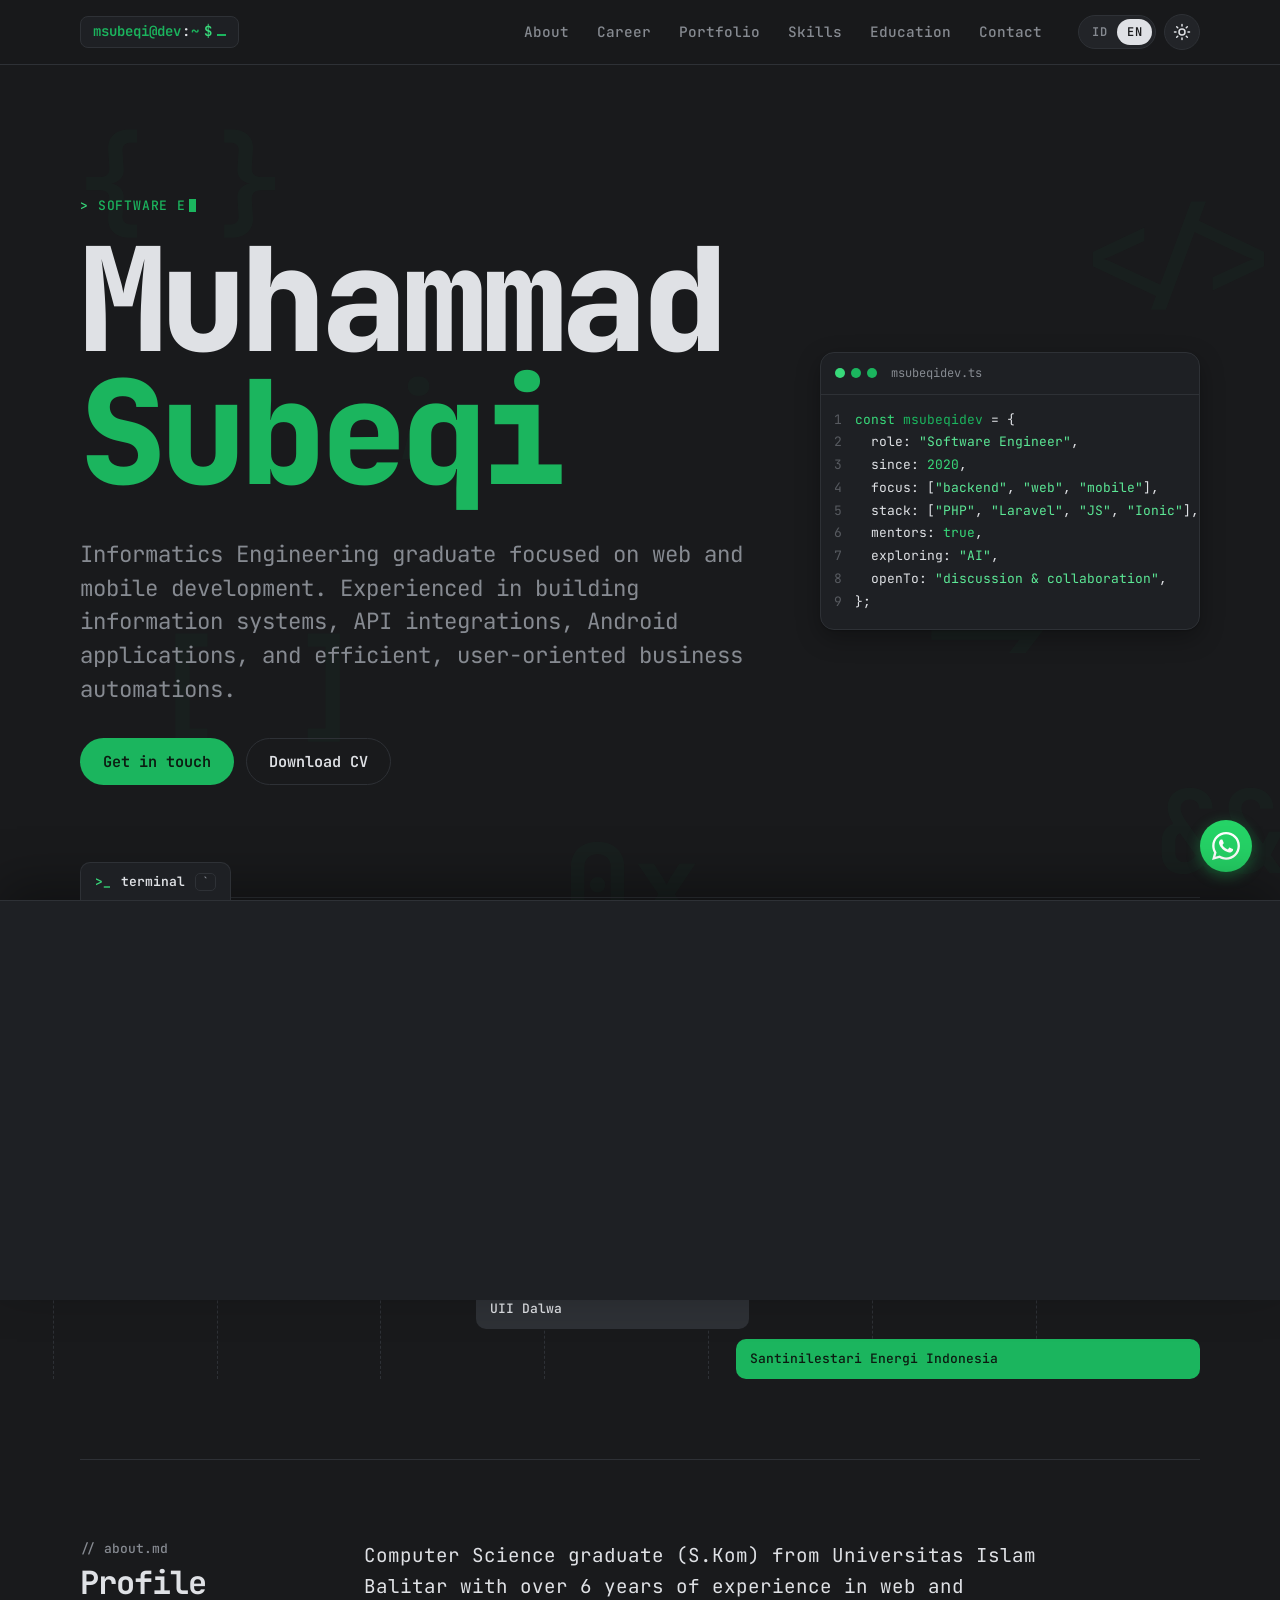
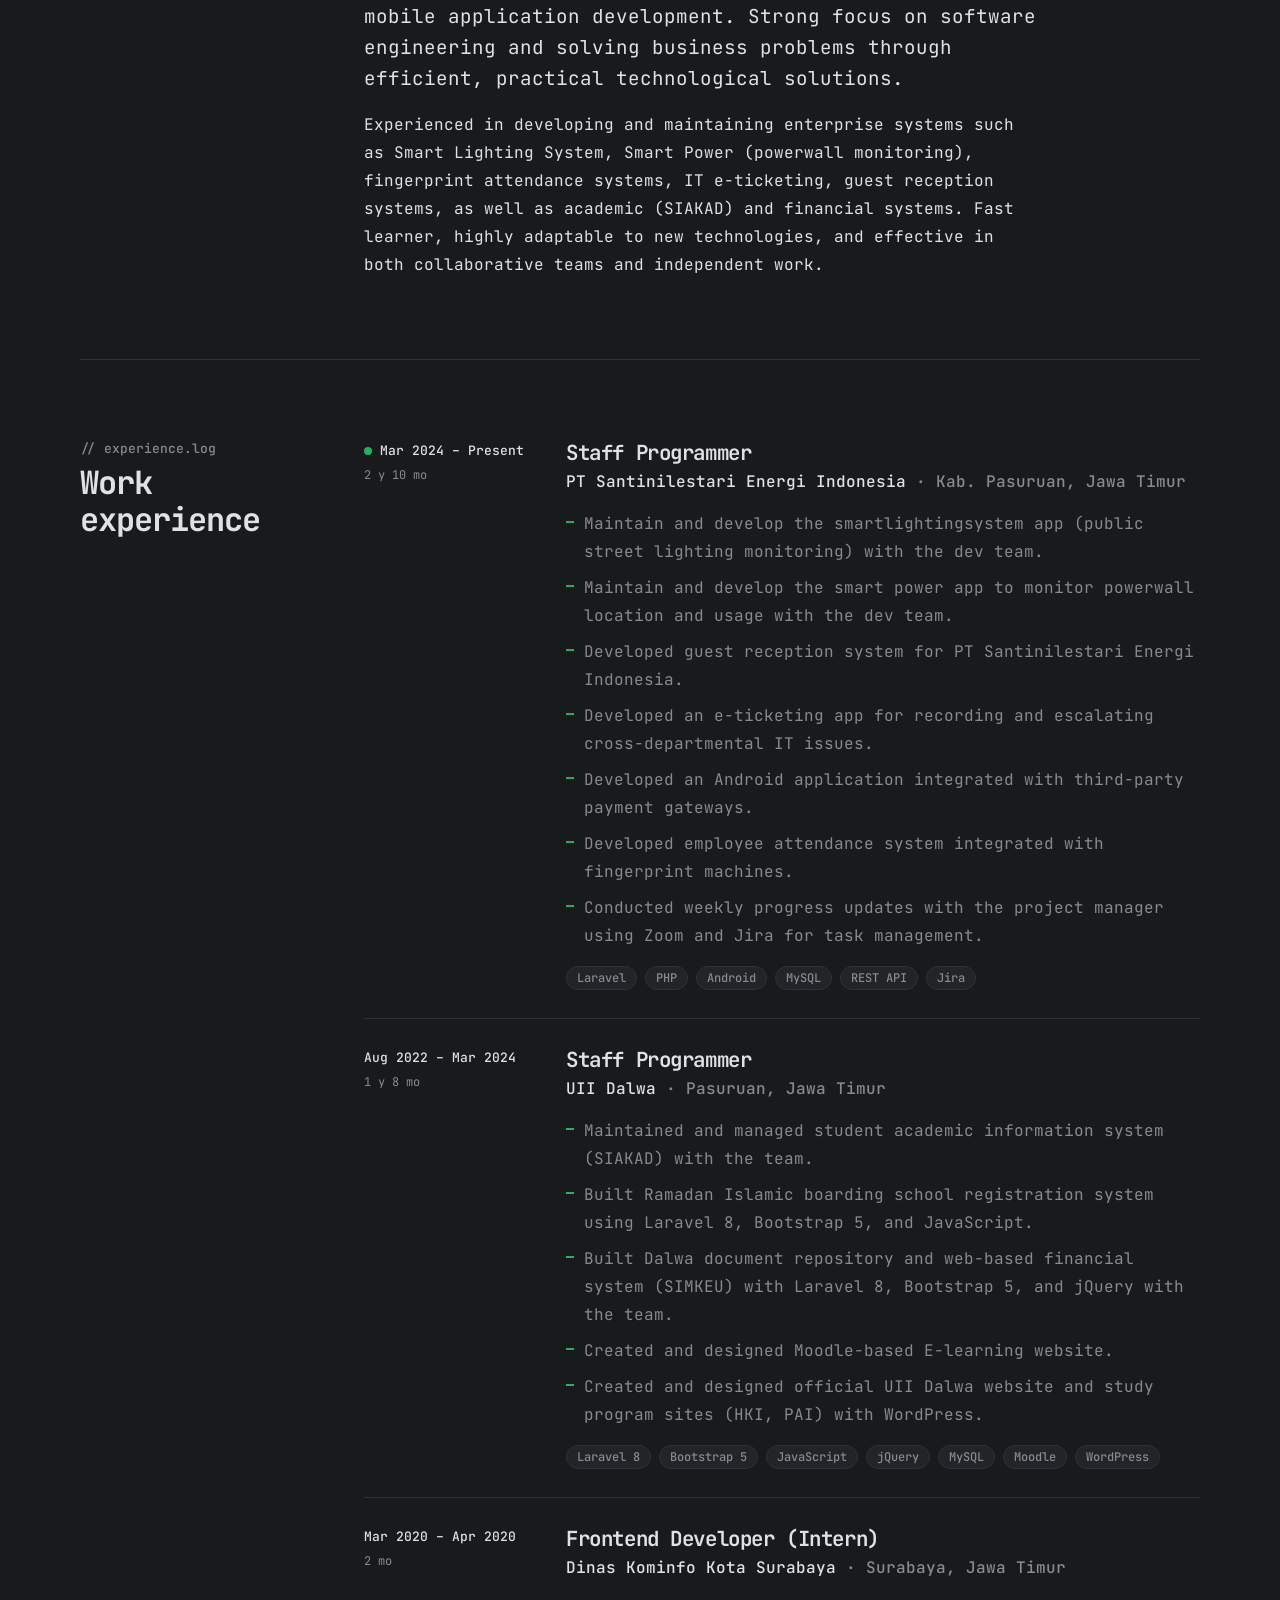
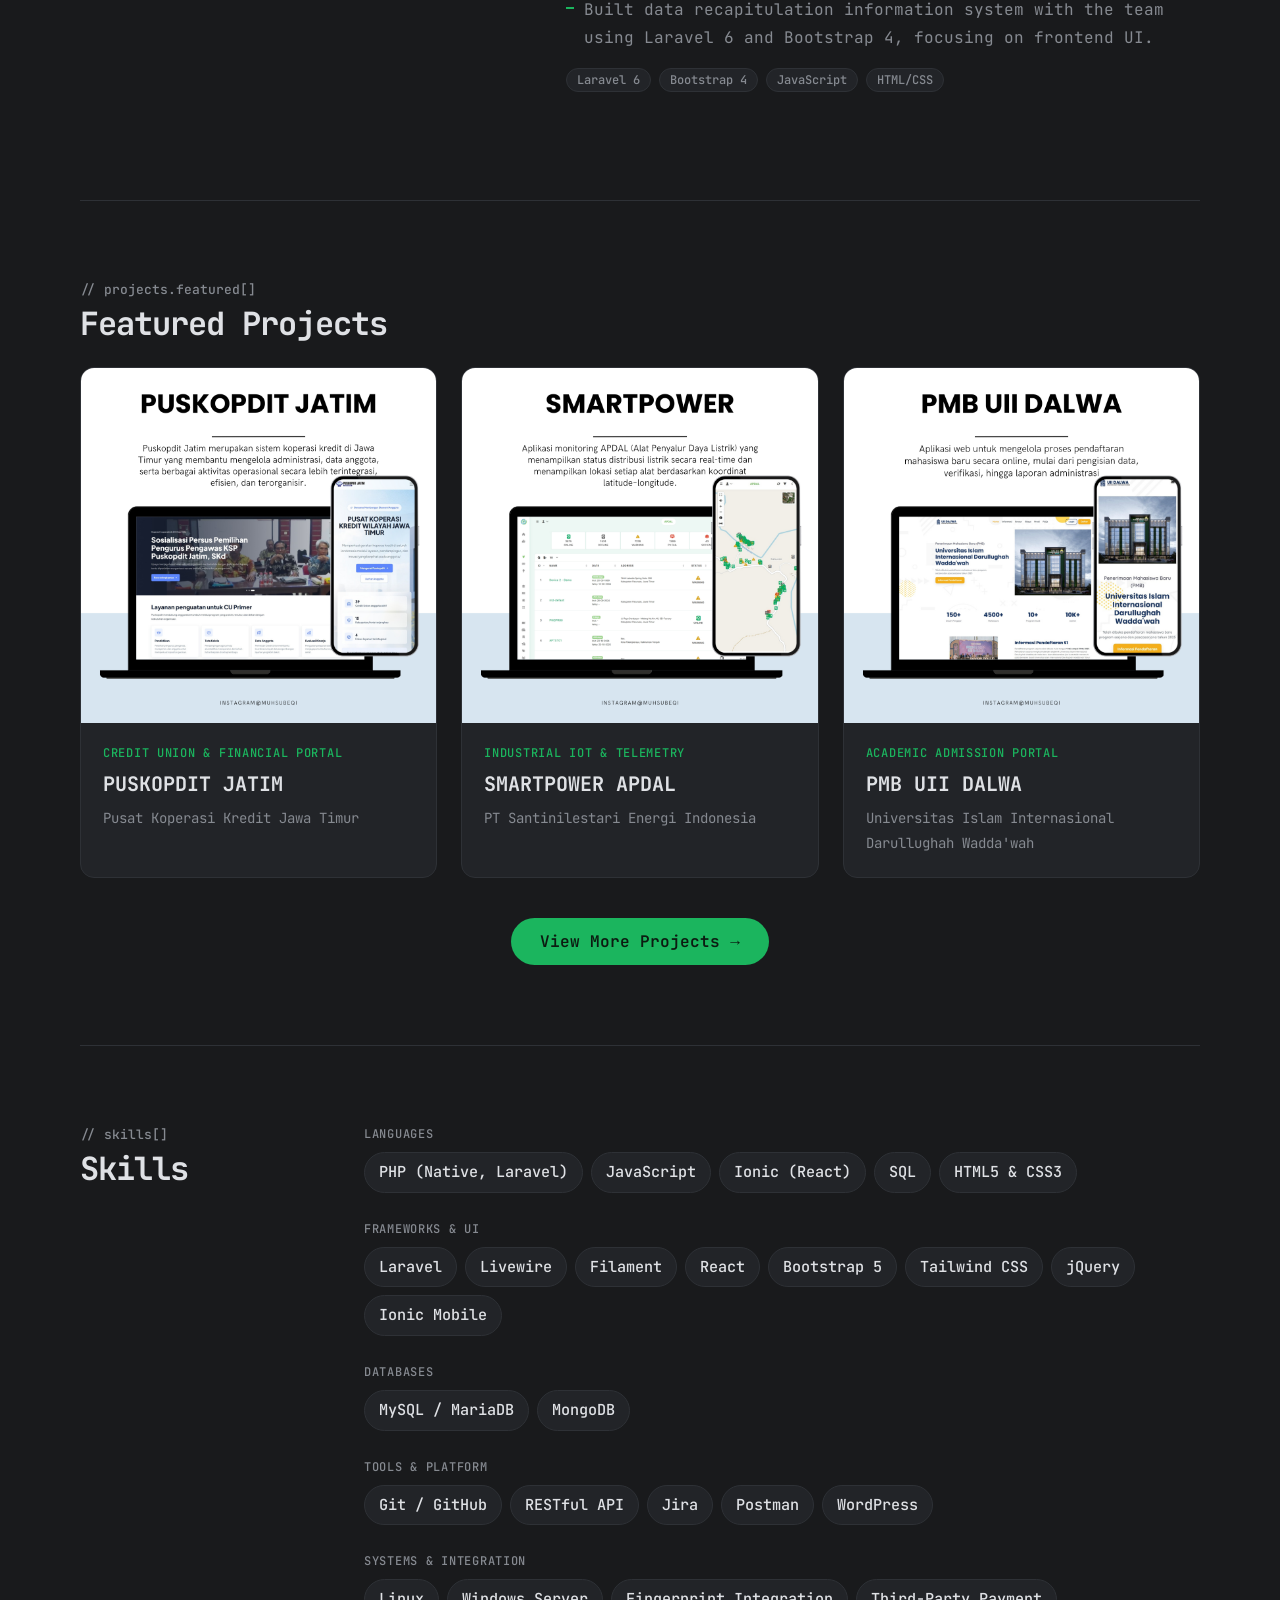
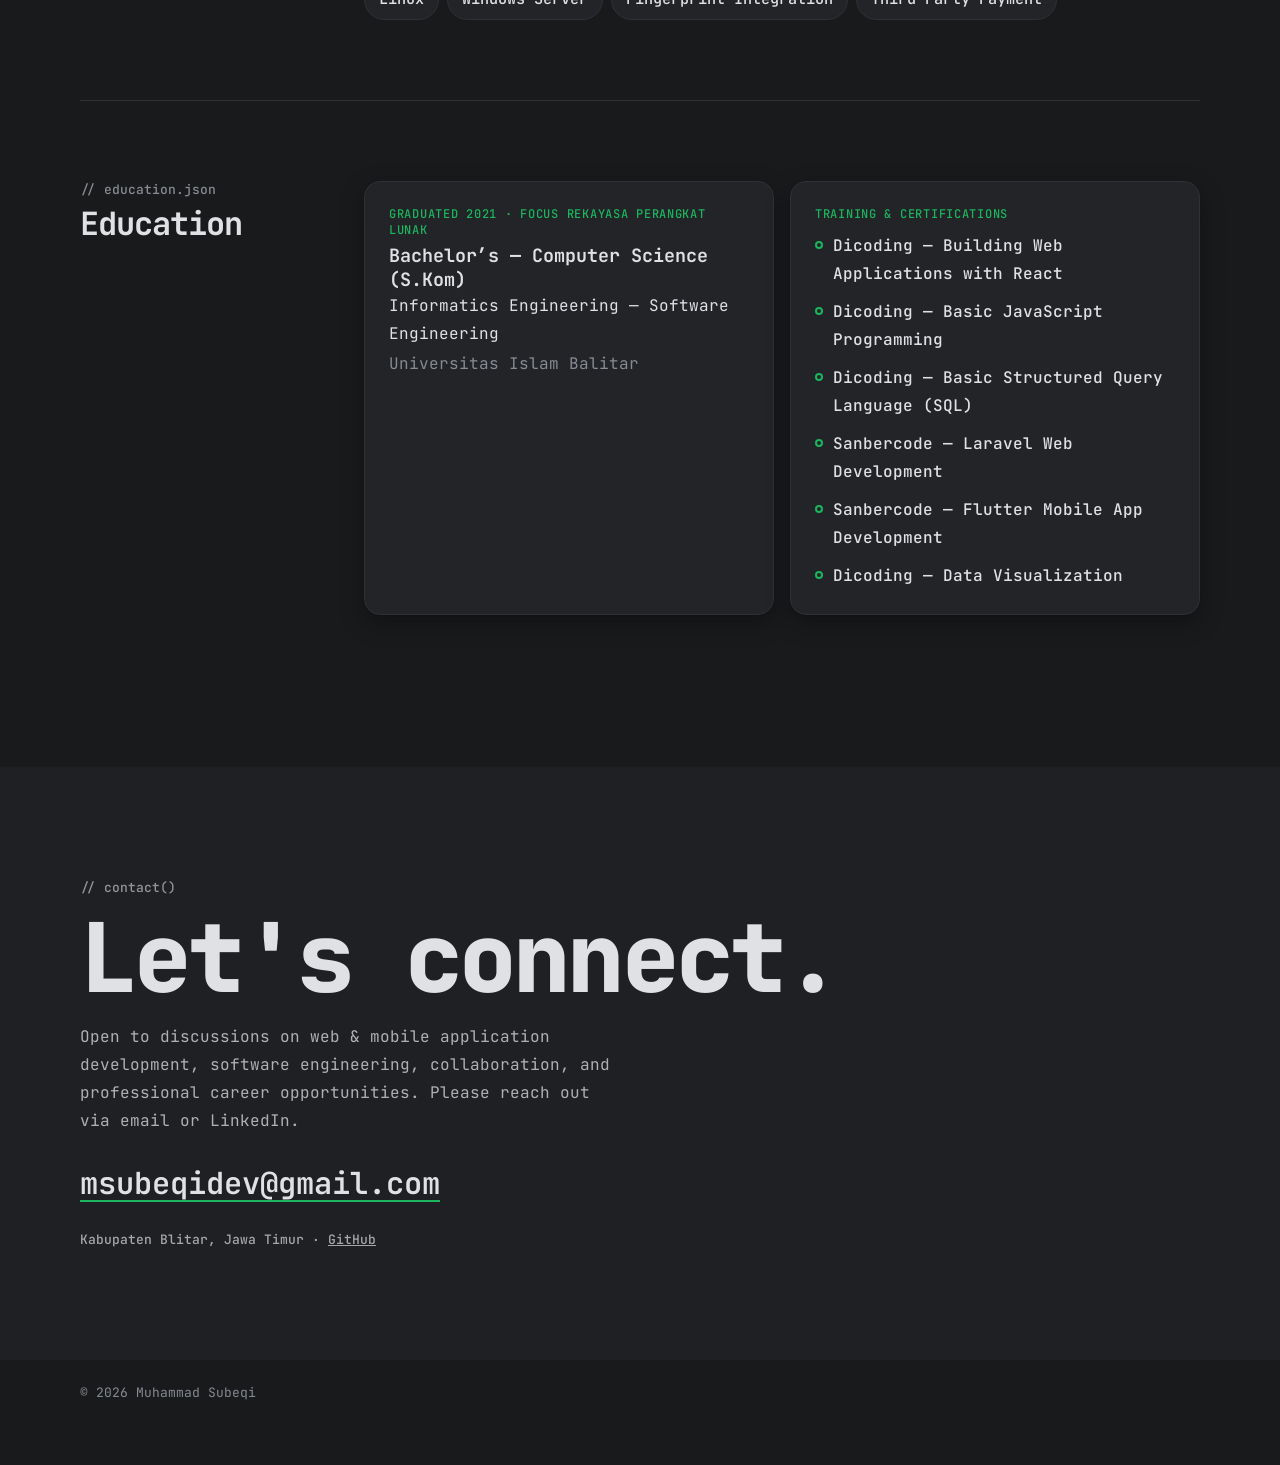
<file: index.html>
<!doctype html>
<html lang="id">

<head>
    <meta charset="UTF-8" />
    <meta name="viewport" content="width=device-width, initial-scale=1.0, interactive-widget=resizes-content" />
    <title>Muhammad Subeqi — Software Engineer | Web &amp; Mobile Developer</title>
    <meta name="description"
        content="CV Muhammad Subeqi (msubeqidev), Software Engineer &amp; Web/Mobile Developer lulusan Teknik Informatika Universitas Islam Balitar. Berpengalaman dalam pengembangan sistem informasi enterprise, integrasi API, aplikasi Android, dan otomasi." />
    <meta name="author" content="Muhammad Subeqi" />
    <meta name="robots" content="index, follow, max-image-preview:large" />
    <link rel="canonical" href="https://muhsubeqi.github.io/" />
    <meta name="theme-color" content="#191a1c" />

    <meta property="og:type" content="profile" />
    <meta property="og:site_name" content="Muhammad Subeqi" />
    <meta property="og:title" content="Muhammad Subeqi — Software Engineer | Web &amp; Mobile Developer" />
    <meta property="og:description"
        content="Software Engineer dengan pengalaman lebih dari 10 tahun di web, desktop, mobile, backend, dan arsitektur sistem." />
    <meta property="og:url" content="https://muhsubeqi.github.io/" />
    <meta property="og:image" content="https://muhsubeqi.github.io/og-image.png" />
    <meta property="og:image:width" content="1200" />
    <meta property="og:image:height" content="630" />
    <meta property="og:locale" content="id_ID" />
    <meta property="og:locale:alternate" content="en_US" />
    <meta property="profile:first_name" content="Muhammad" />
    <meta property="profile:last_name" content="Subeqi" />
    <meta name="twitter:card" content="summary_large_image" />
    <meta name="twitter:title" content="Muhammad Subeqi — Software Engineer | Web &amp; Mobile Developer" />
    <meta name="twitter:description"
        content="Software Engineer &amp; Web/Mobile Developer lulusan Teknik Informatika. Berpengalaman dalam sistem informasi enterprise, integrasi API, dan aplikasi Android." />
    <meta name="twitter:image" content="https://muhsubeqi.github.io/og-image.png" />

    <script type="application/ld+json">
        {
            "@context": "https://schema.org",
            "@type": "ProfilePage",
            "url": "https://muhsubeqi.github.io/",
            "mainEntity": {
                "@type": "Person",
                "name": "Muhammad Subeqi",
                "alternateName": "msubeqidev",
                "url": "https://muhsubeqi.github.io/",
                "image": "https://muhsubeqi.github.io/og-image.png",
                "jobTitle": "Staff Programmer",
                "worksFor": {
                    "@type": "Organization",
                    "name": "PT Santinilestari Energi Indonesia"
                },
                "alumniOf": {
                    "@type": "CollegeOrUniversity",
                    "name": "Universitas Islam Balitar"
                },
                "address": {
                    "@type": "PostalAddress",
                    "addressRegion": "Jawa Timur",
                    "addressCountry": "ID"
                },
                "email": "mailto:msubeqidev@gmail.com",
                "telephone": "08573561003",
                "sameAs": [
                    "https://github.com/muhsubeqi",
                    "https://id.linkedin.com/in/muhammadsubeqi"
                ],
                "knowsAbout": [
                    "Software Engineering",
                    "Web Development",
                    "Mobile Development",
                    "Backend Development",
                    "PHP",
                    "Laravel",
                    "JavaScript",
                    "React",
                    "Livewire",
                    "Filament",
                    "Android",
                    "MySQL",
                    "MongoDB",
                    "REST API",
                    "Jira"
                ]
            }
        }
    </script>
    <link rel="icon" type="image/svg+xml" href="./favicon.svg" />
    <script>
        try {
            var t = localStorage.getItem('theme');
            if (t === 'light' || t === 'dark') document.documentElement.dataset.theme = t;
        } catch (e) {
        }
        // Language: a saved choice wins; otherwise English unless the browser's first language is Indonesian.
        try {
            var l = null;
            try {
                l = localStorage.getItem('lang');
            } catch (e) {
            }
            if (l !== 'en' && l !== 'id') {
                var list = (navigator.languages && navigator.languages.length ? navigator.languages : [navigator.language || 'id']);
                var isId = list.some(function (x) {
                    return /^(id|in)(-|$)/i.test(x) || /-ID$/i.test(x);
                });
                l = isId ? 'id' : 'en';
            }
            if (l === 'en') document.documentElement.lang = 'en';
        } catch (e) {
        }
    </script>
    <script type="module" crossorigin src="./assets/index.js"></script>
    <link rel="stylesheet" crossorigin href="./assets/index.css">
</head>

<body>
    <div id="root">
        <div class="progress" aria-hidden="true"></div>
        <div class="glyphs" aria-hidden="true"><span style="left:6%;top:14%;--depth:0.22">{ }</span><span
                style="left:84%;top:22%;--depth:0.34">&lt;/&gt;</span><span
                style="left:72%;top:62%;--depth:0.14">=&gt;</span><span style="left:12%;top:70%;--depth:0.3">[
                ]</span><span style="left:90%;top:86%;--depth:0.2">&amp;&amp;</span><span
                style="left:44%;top:92%;--depth:0.12">0x</span><span style="left:30%;top:38%;--depth:0.4">;</span></div>
        <a class="skip" href="#about">Lewati ke konten</a>
        <header class="site-header">
            <div class="wrap header-row"><a class="brand" href="#top" aria-label="msubeqidev"><span class="ps1"
                        aria-hidden="true"><span class="ps-user">msubeqi@dev</span><span class="ps-sep">:</span><span
                            class="ps-path">~</span><span class="ps-dollar">$</span><span
                            class="ps-cursor"></span></span></a>
                <button type="button" class="menu-btn" aria-expanded="false" aria-controls="site-menu"
                    aria-label="Menu">
                    <svg viewBox="0 0 24 24" width="20" height="20" fill="none" stroke="currentColor" stroke-width="2"
                        stroke-linecap="round" aria-hidden="true">
                        <path d="M4 7h16M4 12h16M4 17h16"></path>
                    </svg>
                </button>
                <div id="site-menu" class="menu">
                    <nav class="nav" aria-label="Main"><a href="#about">Profil</a><a href="#career">Karier</a><a href="#projects">Portofolio</a><a
                            href="#skills">Keahlian</a><a href="#background">Pendidikan</a><a href="#contact">Kontak</a>
                    </nav>
                    <div class="controls">
                        <div class="seg" role="group" aria-label="Bahasa">
                            <button type="button" aria-pressed="true">ID</button>
                            <button type="button" aria-pressed="false">EN</button>
                        </div>
                        <button type="button" class="icon-btn" aria-label="Ganti tema" aria-pressed="true">
                            <svg viewBox="0 0 24 24" width="18" height="18" fill="none" stroke="currentColor"
                                stroke-width="2" stroke-linecap="round" aria-hidden="true">
                                <circle cx="12" cy="12" r="4"></circle>
                                <path
                                    d="M12 2v2M12 20v2M4.9 4.9l1.4 1.4M17.7 17.7l1.4 1.4M2 12h2M20 12h2M4.9 19.1l1.4-1.4M17.7 6.3l1.4-1.4">
                                </path>
                            </svg>
                        </button>
                    </div>
                </div>
            </div>
        </header>
        <main>
            <section id="top" class="hero wrap">
                <div class="hero-main">
                    <p class="eyebrow" aria-label="Software Engineer · Web &amp; Mobile Developer"><span class="prompt"
                            aria-hidden="true">&gt;</span><span aria-hidden="true">Software Engineer</span><span
                            class="caret" aria-hidden="true"></span></p>
                    <h1 class="hero-name"><span class="px-a">Muhammad</span> <span class="px-b">Subeqi</span></h1>
                    <p class="hero-lead">Lulusan Teknik Informatika yang berfokus pada pengembangan aplikasi web dan
                        mobile. Berpengalaman membangun sistem informasi, integrasi API, aplikasi Android, serta
                        otomasi bisnis yang efisien dan berorientasi pengguna.</p>
                    <div class="hero-actions"><a class="btn btn-primary" href="#contact">Hubungi saya</a>
                        <a class="btn btn-ghost" href="./CV%20Muhammad%20Subeqi.pdf" download="CV Muhammad Subeqi.pdf" target="_blank" rel="noopener noreferrer">Download CV</a>
                    </div>
                </div>
                <div class="hero-side">
                    <div class="codecard" aria-hidden="true">
                        <div class="codecard-bar"><b></b><b></b><b></b><span>msubeqidev.ts</span></div>
                        <pre><div class="cl" style="animation-delay:0.5s"><span class="ln">1</span><i class="k">const</i> <i class="v">msubeqidev</i> = <!-- -->{</div><div class="cl" style="animation-delay:0.66s"><span
                            class="ln">2</span>  <!-- -->role: <i class="s">&quot;Software Engineer&quot;</i>,</div><div
                            class="cl" style="animation-delay:0.8200000000000001s"><span class="ln">3</span>  <!-- -->since: <i class="n">2020</i>,</div><div class="cl" style="animation-delay:0.98s"><span
                            class="ln">4</span>  <!-- -->focus: [<i class="s">&quot;web&quot;</i>, <i class="s">&quot;mobile&quot;</i>, <i class="s">&quot;backend&quot;</i>],</div><div class="cl"
                                                                         style="animation-delay:1.1400000000000001s"><span
                            class="ln">5</span>  <!-- -->stack: [<i class="s">&quot;PHP&quot;</i>, <i class="s">&quot;Laravel&quot;</i>, <i class="s">&quot;JS&quot;</i>, <i class="s">&quot;Flutter&quot;</i>],</div><div class="cl"
                                                                                                          style="animation-delay:1.3s"><span
                            class="ln">6</span>  <!-- -->mentors: <i class="n">true</i>,</div><div class="cl"
                                                                                                   style="animation-delay:1.46s"><span
                            class="ln">7</span>  <!-- -->exploring: <i class="s">&quot;AI&quot;</i>,</div><div
                            class="cl" style="animation-delay:1.62s"><span class="ln">8</span>  <!-- -->openTo: <i
                            class="s">&quot;<!-- -->discussion &amp; collaboration<!-- -->&quot;</i>,</div><div
                            class="cl" style="animation-delay:1.78s"><span class="ln">9</span>};</div></pre>
                    </div>
                </div>
                <dl class="status">
                    <div>
                        <dt>Saat ini</dt>
                        <dd><span class="pulse" aria-hidden="true"></span>Staff Programmer<!-- --> @ <!-- -->PT
                            Santinilestari Energi Indonesia
                        </dd>
                    </div>
                    <div>
                        <dt>Berkarier sejak</dt>
                        <dd>Mar 2020<!-- --> <span class="dim">· <!-- -->6 th 8 bln</span></dd>
                    </div>
                </dl>
            </section>
            <section class="section wrap" aria-labelledby="timeline-title">
                <div class="section-head">
                    <div class="title-block"><span class="cmt">// timeline.log</span>
                        <h2 id="timeline-title" class="section-title">Perjalanan karier</h2>
                    </div>
                    <p class="hint">Klik salah satu bar untuk melihat detail perannya.</p>
                </div>
                <div class="gantt">
                    <div class="gantt-axis" aria-hidden="true"><span style="left:0%">2020</span><span
                            style="left:14.46%">2021</span><span style="left:28.92%">2022</span><span
                            style="left:43.37%">2023</span><span style="left:57.83%">2024</span><span
                            style="left:72.29%">2025</span><span style="left:86.75%">2026</span>
                    </div>
                    <ul class="gantt-rows">
                        <li class="gantt-row"><a href="#role-kominfo" class="bar"
                                style="left:2.41%;width:2.41%;transition-delay:0ms"
                                aria-label="Frontend Developer (Magang), Dinas Kominfo Kota Surabaya: Mar 2020 – Apr 2020"
                                title="Frontend Developer (Magang), Dinas Kominfo Kota Surabaya: Mar 2020 – Apr 2020"><span
                                    class="bar-label">Dinas Kominfo Kota Surabaya</span></a></li>
                        <li class="gantt-row"><a href="#role-dalwa" class="bar label-in"
                                style="left:37.35%;width:24.1%;transition-delay:90ms"
                                aria-label="Staff Programmer, Universitas Islam Internasional Dalwa: Agu 2022 – Mar 2024"
                                title="Staff Programmer, Universitas Islam Internasional Dalwa: Agu 2022 – Mar 2024"><span
                                    class="bar-label">Universitas Islam Internasional Dalwa</span></a></li>
                        <li class="gantt-row"><a href="#role-santini" class="bar is-current label-in"
                                style="left:60.24%;width:39.76%;transition-delay:180ms"
                                aria-label="Staff Programmer, PT Santinilestari Energi Indonesia: Mar 2024 – Sekarang"
                                title="Staff Programmer, PT Santinilestari Energi Indonesia: Mar 2024 – Sekarang"><span
                                    class="bar-label">Santinilestari Energi Indonesia</span></a></li>
                    </ul>
                    <div class="gantt-grid" aria-hidden="true"><i style="left:0%"></i><i style="left:14.46%"></i><i
                            style="left:28.92%"></i><i style="left:43.37%"></i><i style="left:57.83%"></i><i
                            style="left:72.29%"></i><i style="left:86.75%"></i></div>
                </div>
            </section>
            <section id="about" class="section wrap two-col">
                <div class="title-block"><span class="cmt">// about.md</span>
                    <h2 class="section-title">Profil</h2>
                </div>
                <div class="prose reveal">
                    <p>Saya merupakan lulusan Program Studi Teknik Informatika (S.Kom) dari Universitas Islam Balitar
                        dengan pengalaman lebih dari 6 tahun dalam pengembangan aplikasi berbasis web dan mobile.
                        Memiliki ketertarikan yang kuat dalam rekayasa perangkat lunak serta pemecahan masalah melalui
                        solusi teknologi yang optimal dan tepat sasaran.</p>
                    <p>Berpengalaman membangun dan memelihara sistem informasi perusahaan seperti Smart Lighting System,
                        Smart Power (monitoring powerwall), sistem absensi fingerprint, e-ticketing IT, sistem
                        penerimaan tamu, hingga sistem akademik (SIAKAD) dan keuangan kampus. Memiliki semangat belajar
                        tinggi, adaptif terhadap perkembangan teknologi baru, serta dapat bekerja secara efektif baik
                        dalam tim maupun individu.</p>
                </div>
            </section>
            <section id="career" class="section wrap two-col">
                <div class="title-block"><span class="cmt">// experience.log</span>
                    <h2 class="section-title">Pengalaman kerja</h2>
                </div>
                <ol class="roles">
                    <li id="role-santini" class="reveal role is-current">
                        <div class="role-meta"><span class="role-dates">Mar 2024<!-- --> – <!-- -->Sekarang</span><span
                                class="role-dur">2 th 8 bln</span></div>
                        <div class="role-body">
                            <h3>Staff Programmer</h3>
                            <p class="role-company">PT Santinilestari Energi Indonesia<!-- --> <span class="dim">·
                                    <!-- -->Kab. Pasuruan, Jawa Timur</span>
                            </p>
                            <ul class="bullets">
                                <li>Memelihara dan mengembangkan aplikasi smartlightingsystem (pemantau penerangan jalan
                                    umum) bersama tim programmer.</li>
                                <li>Memelihara dan mengembangkan aplikasi smart power untuk memantau lokasi dan
                                    penggunaan powerwall bersama tim programmer.</li>
                                <li>Mengembangkan aplikasi sistem penerimaan tamu PT Santinilestari Energi Indonesia.
                                </li>
                                <li>Mengembangkan aplikasi e-ticket untuk pencatatan dan eskalasi kendala
                                    antar-departemen ke departemen IT.</li>
                                <li>Mengembangkan aplikasi Android yang terintegrasi dengan payment gateway pihak ke-3.
                                </li>
                                <li>Mengembangkan sistem informasi absensi karyawan yang terintegrasi langsung dengan
                                    mesin fingerprint.</li>
                                <li>Rutin berkoordinasi mingguan untuk update progres bersama project manager
                                    menggunakan Zoom dan Jira dalam pembagian tugas.</li>
                            </ul>
                            <ul class="chips chips-sm" aria-label="Stack">
                                <li>Laravel</li>
                                <li>PHP</li>
                                <li>Android</li>
                                <li>MySQL</li>
                                <li>REST API</li>
                                <li>Jira</li>
                            </ul>
                        </div>
                    </li>
                    <li id="role-dalwa" class="reveal role">
                        <div class="role-meta"><span class="role-dates">Agu 2022<!-- --> – <!-- -->Mar 2024</span><span
                                class="role-dur">1 th 8 bln</span></div>
                        <div class="role-body">
                            <h3>Staff Programmer</h3>
                            <p class="role-company">Universitas Islam Internasional Dalwa<!-- --> <span class="dim">·
                                    <!-- -->Pasuruan, Jawa Timur</span>
                            </p>
                            <ul class="bullets">
                                <li>Memelihara dan mengelola sistem informasi akademik mahasiswa (SIAKAD) bersama tim.
                                </li>
                                <li>Membuat sistem pendaftaran pondok Ramadhan menggunakan framework Laravel 8,
                                    Bootstrap 5, dan JavaScript.</li>
                                <li>Membuat aplikasi penyimpanan berkas Dalwa dan sistem informasi keuangan (SIMKEU)
                                    berbasis web dengan Laravel 8, Bootstrap 5, dan jQuery bersama tim sesuai
                                    permintaan.</li>
                                <li>Membuat dan mendesain website E-learning berbasis Moodle.</li>
                                <li>Membuat dan mendesain website resmi UII Dalwa serta program studi HKI dan PAI dengan
                                    WordPress.</li>
                            </ul>
                            <ul class="chips chips-sm" aria-label="Stack">
                                <li>Laravel 8</li>
                                <li>Bootstrap 5</li>
                                <li>JavaScript</li>
                                <li>jQuery</li>
                                <li>MySQL</li>
                                <li>Moodle</li>
                                <li>WordPress</li>
                            </ul>
                        </div>
                    </li>
                    <li id="role-kominfo" class="reveal role">
                        <div class="role-meta"><span class="role-dates">Mar 2020<!-- --> – <!-- -->Apr 2020</span><span
                                class="role-dur">2 bln</span></div>
                        <div class="role-body">
                            <h3>Frontend Developer (Magang)</h3>
                            <p class="role-company">Dinas Kominfo Kota Surabaya<!-- --> <span class="dim">·
                                    <!-- -->Surabaya, Jawa Timur</span>
                            </p>
                            <ul class="bullets">
                                <li>Membuat sistem informasi rekapitulasi data bersama tim dengan Laravel 6 dan
                                    Bootstrap 4 (fokus pada bagian frontend antarmuka pengguna).</li>
                            </ul>
                            <ul class="chips chips-sm" aria-label="Stack">
                                <li>Laravel 6</li>
                                <li>Bootstrap 4</li>
                                <li>JavaScript</li>
                                <li>HTML/CSS</li>
                            </ul>
                        </div>
                    </li>
                </ol>
            </section>
            <section id="projects" class="section wrap">
                <div class="title-block"><span class="cmt">// projects.featured[]</span>
                    <h2 class="section-title">Portofolio Pilihan</h2>
                </div>
                <div class="projects-grid">
                    <div class="project-card reveal">
                        <div class="project-media"><img src="./assets/portfolio/6.png" alt="PUSKOPDIT JATIM" loading="lazy"></div>
                        <div class="project-body">
                            <span class="project-kicker">Koperasi &amp; Portal Keuangan</span>
                            <h3 class="project-title">PUSKOPDIT JATIM</h3>
                            <p class="project-company">Pusat Koperasi Kredit Jawa Timur</p>
                        </div>
                    </div>
                    <div class="project-card reveal">
                        <div class="project-media"><img src="./assets/portfolio/8.png" alt="SMARTPOWER APDAL" loading="lazy"></div>
                        <div class="project-body">
                            <span class="project-kicker">IoT &amp; Telemetri Daya</span>
                            <h3 class="project-title">SMARTPOWER APDAL</h3>
                            <p class="project-company">PT Santinilestari Energi Indonesia</p>
                        </div>
                    </div>
                    <div class="project-card reveal">
                        <div class="project-media"><img src="./assets/portfolio/9.png" alt="PMB UII DALWA" loading="lazy"></div>
                        <div class="project-body">
                            <span class="project-kicker">Portal Akademik &amp; Penerimaan</span>
                            <h3 class="project-title">PMB UII DALWA</h3>
                            <p class="project-company">Universitas Islam Internasional Darullughah Wadda'wah</p>
                        </div>
                    </div>
                </div>
                <div class="projects-footer reveal">
                    <a class="btn btn-primary" href="portfolio.html">Lihat Portofolio Lainnya &rarr;</a>
                </div>
            </section>
            <section id="skills" class="section wrap two-col">
                <div class="title-block"><span class="cmt">// skills[]</span>
                    <h2 class="section-title">Keahlian</h2>
                </div>
                <div class="skill-groups">
                    <div class="skill-group reveal">
                        <h3>Bahasa pemrograman</h3>
                        <ul class="chips">
                            <li>PHP (Native, Laravel)</li>
                            <li>JavaScript</li>
                            <li>Dart (Flutter)</li>
                            <li>SQL</li>
                            <li>HTML5 &amp; CSS3</li>
                        </ul>
                    </div>
                    <div class="skill-group reveal">
                        <h3>Framework &amp; UI</h3>
                        <ul class="chips">
                            <li>Laravel</li>
                            <li>Livewire</li>
                            <li>Filament</li>
                            <li>React</li>
                            <li>Bootstrap 5</li>
                            <li>Tailwind CSS</li>
                            <li>jQuery</li>
                            <li>Ionic Mobile</li>
                        </ul>
                    </div>
                    <div class="skill-group reveal">
                        <h3>Database</h3>
                        <ul class="chips">
                            <li>MySQL / MariaDB</li>
                            <li>MongoDB</li>
                        </ul>
                    </div>
                    <div class="skill-group reveal">
                        <h3>Tools &amp; Platform</h3>
                        <ul class="chips">
                            <li>Git / GitHub</li>
                            <li>RESTful API</li>
                            <li>Jira</li>
                            <li>Postman</li>
                            <li>Moodle</li>
                            <li>WordPress</li>
                        </ul>
                    </div>
                    <div class="skill-group reveal">
                        <h3>Sistem &amp; Integrasi</h3>
                        <ul class="chips">
                            <li>Linux</li>
                            <li>Windows Server</li>
                            <li>Fingerprint Integration</li>
                            <li>Third-Party Payment</li>
                        </ul>
                    </div>
                </div>
            </section>
            <section id="background" class="section wrap two-col">
                <div class="title-block"><span class="cmt">// education.json</span>
                    <h2 class="section-title">Pendidikan</h2>
                </div>
                <div class="bg-grid">
                    <div class="card reveal">
                        <p class="card-kicker">Lulus<!-- --> <!-- -->2021<!-- --> · <!-- -->Peminatan<!-- -->
                            <!-- -->Rekayasa Perangkat Lunak
                        </p>
                        <h3>Strata 1 — Sarjana Komputer (S.Kom)</h3>
                        <p>Teknik Informatika</p>
                        <p class="dim">Universitas Islam Balitar</p>
                        <p class="dim" style="margin-top:8px;font-size:.8125rem">Skripsi: "Rancang bangun aplikasi toko
                            alat pancing berbasis web pada Toko Asri Raya Fishing"</p>
                    </div>
                    <div class="card reveal">
                        <p class="card-kicker">Pelatihan &amp; sertifikasi</p>
                        <ul class="cert-list">
                            <li>Dicoding — Belajar Membuat Aplikasi Web dengan React</li>
                            <li>Dicoding — Belajar Dasar Pemrograman JavaScript</li>
                            <li>Dicoding — Belajar Dasar Structured Query Language (SQL)</li>
                            <li>Sanbercode — Laravel Web Development</li>
                            <li>Sanbercode — Flutter Mobile App Development</li>
                            <li>Dicoding — Belajar Visualisasi Data</li>
                        </ul>
                    </div>
                </div>
            </section>
        </main>
        <section id="contact" class="contact">
            <div class="wrap"><span class="cmt">// contact()</span>
                <h2 class="contact-title">Mari berdiskusi.</h2>
                <p class="contact-body">Terbuka untuk diskusi mengenai pengembangan aplikasi web &amp; mobile, rekayasa
                    perangkat lunak, kolaborasi, maupun peluang kerja profesional. Silakan hubungi melalui email atau
                    LinkedIn.</p><a class="mail" href="mailto:msubeqidev@gmail.com">msubeqidev@gmail.com</a>
                <p class="contact-meta">Kabupaten Blitar, Jawa Timur<!-- --> ·<!-- --> 08573561003<!-- --> ·<!-- --> <a
                        href="https://github.com/muhsubeqi" rel="noopener">GitHub</a><!-- --> ·<!-- --> <a
                        href="https://id.linkedin.com/in/muhammadsubeqi" rel="noopener">LinkedIn</a></p>
            </div>
        </section>
        <footer class="footer wrap">© <!-- -->2026<!-- --> <!-- -->Muhammad Subeqi (msubeqidev)</footer>
        <a href="https://wa.me/628573561003" target="_blank" rel="noopener noreferrer" class="wa-float" aria-label="Hubungi via WhatsApp (08573561003)" title="Chat WhatsApp">
            <svg xmlns="http://www.w3.org/2000/svg" viewBox="0 0 24 24" width="28" height="28" fill="currentColor" aria-hidden="true">
                <path d="M.057 24l1.687-6.163c-1.041-1.804-1.588-3.849-1.587-5.946.003-6.556 5.338-11.891 11.893-11.891 3.181.001 6.167 1.24 8.413 3.488 2.245 2.248 3.481 5.236 3.48 8.414-.003 6.557-5.338 11.892-11.893 11.892-1.99-.001-3.951-.5-5.688-1.448l-6.305 1.654zm6.597-3.807c1.676.995 3.276 1.591 5.392 1.592 5.448 0 9.886-4.434 9.889-9.885.002-5.462-4.415-9.89-9.881-9.892-5.452 0-9.887 4.434-9.889 9.884-.001 2.225.651 3.891 1.746 5.634l-.999 3.648 3.742-.981zm11.387-5.464c-.074-.124-.272-.198-.57-.347-.297-.149-1.758-.868-2.031-.967-.272-.099-.47-.149-.669.149-.198.297-.768.967-.941 1.165-.173.198-.347.223-.644.074-.297-.149-1.255-.462-2.39-1.475-.883-.788-1.48-1.761-1.653-2.059-.173-.297-.018-.458.13-.606.134-.133.297-.347.446-.521.151-.172.2-.296.3-.495.099-.198.05-.372-.025-.521-.075-.148-.669-1.611-.916-2.206-.242-.579-.487-.501-.669-.51l-.57-.01c-.198 0-.52.074-.792.372s-1.04 1.016-1.04 2.479 1.065 2.876 1.213 3.074c.149.198 2.095 3.2 5.076 4.487.709.306 1.263.489 1.694.626.712.226 1.36.194 1.872.118.571-.085 1.758-.719 2.006-1.413.248-.695.248-1.29.173-1.414z" />
            </svg>
            <span class="wa-tooltip">WhatsApp</span>
        </a>
        <div class="term">
            <button type="button" class="term-tab" aria-expanded="false" aria-controls="term-panel"><span
                    class="term-glyph" aria-hidden="true">&gt;_</span><span>terminal</span><kbd
                    aria-hidden="true">`</kbd></button>
            <div id="term-panel" class="term-panel" role="region" aria-label="Terminal" inert=""></div>
        </div>
    </div>
</body>

</html>
</file>
<file: assets/index.css>
@font-face {
  font-family: JetBrains Mono Variable;
  font-style: normal;
  font-display: swap;
  font-weight: 100 800;
  src: url([data-uri])format("woff2-variations");
  unicode-range: U+460-52F, U+1C80-1C8A, U+20B4, U+2DE0-2DFF, U+A640-A69F, U+FE2E-FE2F;
}

@font-face {
  font-family: JetBrains Mono Variable;
  font-style: normal;
  font-display: swap;
  font-weight: 100 800;
  src: url(./jetbrains-mono-cyrillic-wght-normal-D73BlboJ.woff2)format("woff2-variations");
  unicode-range: U+301, U+400-45F, U+490-491, U+4B0-4B1, U+2116;
}

@font-face {
  font-family: JetBrains Mono Variable;
  font-style: normal;
  font-display: swap;
  font-weight: 100 800;
  src: url(./jetbrains-mono-greek-wght-normal-Bw9x6K1M.woff2)format("woff2-variations");
  unicode-range: U+370-377, U+37A-37F, U+384-38A, U+38C, U+38E-3A1, U+3A3-3FF;
}

@font-face {
  font-family: JetBrains Mono Variable;
  font-style: normal;
  font-display: swap;
  font-weight: 100 800;
  src: url(./jetbrains-mono-vietnamese-wght-normal-Bt-aOZkq.woff2)format("woff2-variations");
  unicode-range: U+102-103, U+110-111, U+128-129, U+168-169, U+1A0-1A1, U+1AF-1B0, U+300-301, U+303-304, U+308-309, U+323, U+329, U+1EA0-1EF9, U+20AB;
}

@font-face {
  font-family: JetBrains Mono Variable;
  font-style: normal;
  font-display: swap;
  font-weight: 100 800;
  src: url(./jetbrains-mono-latin-ext-wght-normal-DBQx-q_a.woff2)format("woff2-variations");
  unicode-range: U+100-2BA, U+2BD-2C5, U+2C7-2CC, U+2CE-2D7, U+2DD-2FF, U+304, U+308, U+329, U+1D00-1DBF, U+1E00-1E9F, U+1EF2-1EFF, U+2020, U+20A0-20AB, U+20AD-20C0, U+2113, U+2C60-2C7F, U+A720-A7FF;
}

@font-face {
  font-family: JetBrains Mono Variable;
  font-style: normal;
  font-display: swap;
  font-weight: 100 800;
  src: url(./jetbrains-mono-latin-wght-normal-B9CIFXIH.woff2)format("woff2-variations");
  unicode-range: U+??, U+131, U+152-153, U+2BB-2BC, U+2C6, U+2DA, U+2DC, U+304, U+308, U+329, U+2000-206F, U+20AC, U+2122, U+2191, U+2193, U+2212, U+2215, U+FEFF, U+FFFD;
}

:root {
  --bg: #191a1c;
  --surface: #222428;
  --ink: #dfe1e5;
  --muted: #868a91;
  --line: #2e3136;
  --accent: #1bb55e;
  --accent-ink: #0c1b11;
  --accent-text: #1bb55e;
  --signal: #1bb55e;
  --pink: #38d97a;
  --shadow: 0 1px 2px #00000033, 0 8px 24px #0000004d;
  --mk-bg: #1e2024;
  --mk-ink: #dfe1e5;
  --mk-muted: #868a91;
  --mk-line: #2e3136;
  --mk-pink: #38d97a;
  --mk-orange: #1bb55e;
  --mk-green: #1bb55e;
  --mk-yellow: #5ce896;
  --mk-purple: #38d97a;
  --mk-blue: #1bb55e;
  --panel-bg: #1e2024;
  --bar: #2e3136;
  --bar-ink: #dfe1e5;
  --f-display: "JetBrains Mono Variable", "JetBrains Mono", ui-monospace, "Cascadia Code", Consolas, monospace;
  --f-body: var(--f-display);
  --f-mono: "JetBrains Mono Variable", "JetBrains Mono", ui-monospace, monospace;
  --wrap: 1120px;
  --gutter: clamp(16px, 4vw, 32px);
  --lightningcss-light: ;
  --lightningcss-dark: initial;
  color-scheme: dark;
}

:root[data-theme=light] {
  --bg: #f7f8fa;
  --surface: #ffffff;
  --ink: #1a1b1e;
  --muted: #5c6068;
  --line: #dcdfe4;
  --accent: #158a43;
  --accent-ink: #ffffff;
  --accent-text: #1e5631;
  --signal: #158a43;
  --pink: #1bb55e;
  --shadow: 0 1px 2px #0000000d, 0 10px 28px #00000014;
  --panel-bg: #191a1c;
  --bar: #191a1c;
  --bar-ink: #dfe1e5;
  --lightningcss-light: initial;
  --lightningcss-dark: ;
  color-scheme: light;
}

::selection {
  background: color-mix(in srgb, var(--pink) 26%, transparent);
}

*,
:before,
:after {
  box-sizing: border-box;
}

html {
  -webkit-text-size-adjust: 100%;
  scroll-padding-top: 76px;
}

body {
  background: var(--bg);
  color: var(--ink);
  font: 400 1rem/1.75 var(--f-body);
  -webkit-font-smoothing: antialiased;
  margin: 0;
}

h1,
h2,
h3,
p,
ul,
ol,
dl,
dd {
  margin: 0;
}

ul,
ol {
  padding: 0;
  list-style: none;
}

a {
  color: inherit;
}

:focus-visible {
  outline: 3px solid var(--accent);
  outline-offset: 3px;
  border-radius: 6px;
}

.wrap {
  width: min(100% - 2 * var(--gutter), var(--wrap));
  margin-inline: auto;
}

.dim {
  color: var(--muted);
}

.skip {
  z-index: 100;
  background: var(--ink);
  color: var(--bg);
  border-radius: 8px;
  padding: 8px 14px;
  position: absolute;
  top: -60px;
  left: 16px;
}

.skip:focus {
  top: 12px;
}

.site-header {
  z-index: 50;
  background: color-mix(in srgb, var(--bg) 82%, transparent);
  -webkit-backdrop-filter: blur(14px);
  border-bottom: 1px solid var(--line);
  position: sticky;
  top: 0;
}

.header-row {
  align-items: center;
  gap: 24px;
  height: 64px;
  display: flex;
}

.brand {
  font: 600 1rem var(--f-display);
  align-items: center;
  gap: 10px;
  margin-right: auto;
  text-decoration: none;
  display: flex;
}

.ps1 {
  border: 1px solid var(--mk-line);
  background: var(--panel-bg);
  color: var(--mk-ink);
  font: 600 .875rem/1.2 var(--f-mono);
  white-space: nowrap;
  border-radius: 8px;
  align-items: baseline;
  gap: 1px;
  padding: 6px 12px 7px;
  display: inline-flex;
}

.ps-user {
  color: var(--mk-green);
}

.ps-path {
  color: var(--mk-blue);
}

.ps-sep {
  color: var(--mk-ink);
}

.ps-dollar {
  color: var(--mk-pink);
  margin-left: .5ch;
}

.ps-cursor {
  background: var(--mk-orange);
  width: .62em;
  height: .16em;
  margin-left: .5ch;
  animation: 1.05s step-end infinite blink;
  display: inline-block;
}

.brand:hover .ps-user {
  color: var(--mk-ink);
  transition: color .2s;
}

.nav {
  gap: 4px;
  display: flex;
}

.nav a {
  color: var(--muted);
  border-radius: 999px;
  padding: 6px 12px;
  font-size: .9rem;
  font-weight: 500;
  text-decoration: none;
  transition: color .15s, background .15s;
}

.nav a:hover {
  color: var(--ink);
  background: color-mix(in srgb, var(--ink) 7%, transparent);
}

.controls {
  align-items: center;
  gap: 8px;
  display: flex;
}

.seg {
  border: 1px solid var(--line);
  background: var(--surface);
  border-radius: 999px;
  padding: 3px;
  display: inline-flex;
}

.seg button {
  font: 600 .75rem var(--f-mono);
  letter-spacing: .04em;
  color: var(--muted);
  cursor: pointer;
  background: 0 0;
  border: 0;
  border-radius: 999px;
  padding: 5px 10px;
}

.seg button[aria-pressed=true] {
  background: var(--ink);
  color: var(--bg);
}

.icon-btn {
  border: 1px solid var(--line);
  background: var(--surface);
  width: 36px;
  height: 36px;
  color: var(--ink);
  cursor: pointer;
  border-radius: 999px;
  place-items: center;
  display: grid;
}

.icon-btn:hover {
  border-color: var(--accent);
}

.hero {
  grid-template-columns: minmax(0, 1fr);
  gap: 40px 48px;
  padding-block: clamp(56px, 11vw, 132px) clamp(32px, 6vw, 64px);
  display: grid;
}

.hero-side {
  display: none;
}

@media (width>=1080px) {
  .hero {
    grid-template-columns: minmax(0, 1fr) 380px;
    align-items: center;
  }

  .hero-side {
    display: block;
  }

  .hero-name {
    font-size: clamp(3.25rem, 8.6vw, 7.5rem);
  }

  .status {
    grid-column: 1/-1;
  }
}

.status {
  grid-column: 1/-1;
}

.px-a {
  transform: translateY(calc(var(--sy, 0) * -.05px));
}

.px-b {
  transform: translateY(calc(var(--sy, 0) * .04px));
}

.hero-side {
  transform: translateY(calc(var(--sy, 0) * .07px));
}

.glyphs {
  z-index: -1;
  pointer-events: none;
  font: 700 clamp(3rem, 9vw, 8rem) / 1 var(--f-mono);
  color: var(--accent);
  opacity: .035;
  position: fixed;
  inset: 0;
  overflow: hidden;
}

.glyphs span {
  transform: translateY(calc(var(--sy, 0) * var(--depth) * -1px));
  will-change: transform;
  position: absolute;
}

.progress {
  z-index: 60;
  background: var(--accent);
  height: 3px;
  transform: scaleX(var(--p, 0));
  transform-origin: 0;
  position: fixed;
  inset: 0 0 auto;
}

.eyebrow {
  text-transform: none;
  letter-spacing: .02em;
  min-height: 1.4em;
  font-size: .9375rem;
}

.prompt {
  color: var(--pink);
  margin-right: .7em;
}

.caret {
  vertical-align: -.18em;
  background: var(--accent);
  width: .55em;
  height: 1.05em;
  margin-left: 3px;
  animation: 1.05s step-end infinite blink;
  display: inline-block;
}

@keyframes blink {
  50% {
    opacity: 0;
  }
}

.cmt {
  font: 500 .8125rem var(--f-mono);
  color: var(--muted);
  margin-bottom: 8px;
  display: block;
}

.contact .cmt {
  color: inherit;
  opacity: .6;
  margin-bottom: 16px;
}

.title-block .section-title {
  display: block;
}

.codecard {
  border: 1px solid var(--mk-line);
  background: var(--panel-bg);
  color: var(--mk-ink);
  box-shadow: var(--shadow);
  font: 400 .8125rem / 1.75 var(--f-mono);
  border-radius: 14px;
  overflow: hidden;
}

.codecard-bar {
  border-bottom: 1px solid var(--mk-line);
  color: var(--mk-muted);
  align-items: center;
  gap: 6px;
  padding: 10px 14px;
  display: flex;
}

.codecard-bar b {
  background: var(--mk-line);
  border-radius: 50%;
  width: 10px;
  height: 10px;
}

.codecard-bar b:first-child {
  background: var(--mk-pink);
}

.codecard-bar b:nth-child(2) {
  background: var(--mk-orange);
}

.codecard-bar b:nth-child(3) {
  background: var(--mk-green);
}

.codecard-bar span {
  margin-left: 8px;
  font-size: .75rem;
}

.codecard pre {
  font: inherit;
  white-space: pre;
  margin: 0;
  padding: 14px 16px 16px 0;
  overflow-x: auto;
}

.cl {
  opacity: 0;
  animation: .4s forwards line-in;
}

@keyframes line-in {
  0% {
    opacity: 0;
    transform: translate(-6px);
  }

  to {
    opacity: 1;
    transform: none;
  }
}

.ln {
  text-align: right;
  width: 2.6em;
  color: var(--mk-muted);
  opacity: .55;
  -webkit-user-select: none;
  user-select: none;
  padding-right: 1em;
  display: inline-block;
}

.codecard i {
  font-style: normal;
}

.codecard .k {
  color: var(--mk-pink);
}

.codecard .v {
  color: var(--mk-green);
}

.codecard .s {
  color: var(--mk-yellow);
}

.codecard .n {
  color: var(--mk-purple);
}

.reveal-on .reveal {
  opacity: 0;
  transition: opacity .6s, transform .6s cubic-bezier(.2, .7, .2, 1);
  transform: translateY(18px);
}

.reveal-on .reveal.in {
  opacity: 1;
  transform: none;
}

.eyebrow {
  font: 500 .8125rem var(--f-mono);
  letter-spacing: .06em;
  text-transform: uppercase;
  color: var(--accent);
}

.hero-name {
  font: 800 clamp(2.25rem, 11.5vw, 9rem) / .92 var(--f-display);
  letter-spacing: -.04em;
  margin-top: 18px;
}

.hero-name span {
  display: inline-block;
}

.hero-name span:last-child {
  color: var(--accent);
}

.hero-lead {
  max-width: 34em;
  color: var(--muted);
  margin-top: clamp(24px, 4vw, 40px);
  font-size: clamp(1.15rem, 2.2vw, 1.4rem);
  line-height: 1.5;
}

.hero-actions {
  flex-wrap: wrap;
  gap: 12px;
  margin-top: 32px;
  display: flex;
}

.btn {
  font: 600 .95rem var(--f-body);
  cursor: pointer;
  border: 1px solid #0000;
  border-radius: 999px;
  align-items: center;
  padding: 12px 22px;
  text-decoration: none;
  transition: transform .15s, box-shadow .15s, background .15s;
  display: inline-flex;
}

.btn-primary {
  background: var(--accent);
  color: var(--accent-ink);
}

.btn-primary:hover {
  background: #20c868;
  box-shadow: 0 6px 18px color-mix(in srgb, var(--accent) 40%, transparent);
  transform: translateY(-1px);
}

.btn-ghost {
  color: var(--ink);
  border-color: var(--line);
  background: 0 0;
}

.btn-ghost:hover {
  border-color: var(--pink);
}

.status {
  border-top: 1px solid var(--line);
  flex-wrap: wrap;
  gap: 12px 48px;
  margin-top: clamp(40px, 7vw, 72px);
  padding-top: 20px;
  display: flex;
}

.status dt {
  font: 500 .75rem var(--f-mono);
  letter-spacing: .06em;
  text-transform: uppercase;
  color: var(--muted);
}

.status dd {
  margin-top: 4px;
  font-weight: 500;
}

.pulse {
  background: var(--signal);
  width: 9px;
  height: 9px;
  box-shadow: 0 0 0 0 color-mix(in srgb, var(--signal) 60%, transparent);
  border-radius: 50%;
  margin-right: 10px;
  animation: 2.4s ease-out infinite pulse;
  display: inline-block;
}

@keyframes pulse {

  70%,
  to {
    box-shadow: 0 0 0 9px #0000;
  }
}

.section {
  border-top: 1px solid var(--line);
  padding-block: clamp(40px, 7vw, 80px);
}

.section-head {
  flex-wrap: wrap;
  justify-content: space-between;
  align-items: baseline;
  gap: 8px 24px;
  margin-bottom: 32px;
  display: flex;
}

.section-title {
  font: 700 clamp(1.5rem, 3vw, 2rem) / 1.15 var(--f-display);
  letter-spacing: -.03em;
}

.hint {
  color: var(--muted);
  font-size: .875rem;
}

.two-col {
  grid-template-columns: 220px 1fr;
  gap: 24px clamp(24px, 5vw, 64px);
  display: grid;
}

.prose {
  gap: 1.1em;
  max-width: 42em;
  display: grid;
}

.prose p:first-child {
  font-size: 1.2rem;
  line-height: 1.6;
}

.gantt {
  padding-top: 30px;
  position: relative;
}

.gantt-axis {
  height: 22px;
  font: 500 .7rem var(--f-mono);
  color: var(--muted);
  position: absolute;
  inset: 0 0 auto;
}

.gantt-axis span {
  position: absolute;
  transform: translate(-50%);
}

.gantt-axis span:nth-child(2n) {
  display: none;
}

@media (width>=720px) {
  .gantt-axis span:nth-child(2n) {
    display: block;
  }
}

.gantt-grid {
  pointer-events: none;
  position: absolute;
  inset: 26px 0 0;
}

.gantt-grid i {
  border-left: 1px dashed var(--line);
  position: absolute;
  top: 0;
  bottom: 0;
}

.gantt-rows {
  z-index: 1;
  gap: 10px;
  display: grid;
  position: relative;
}

.gantt-row {
  height: 40px;
  position: relative;
}

.bar {
  background: var(--bar);
  min-width: 10px;
  height: 100%;
  color: var(--bar-ink);
  transform-origin: 0;
  opacity: 0;
  border-radius: 10px;
  align-items: center;
  text-decoration: none;
  transition: transform .7s cubic-bezier(.2, .7, .2, 1), opacity .4s, filter .15s;
  display: flex;
  position: absolute;
  top: 0;
  transform: scaleX(0);
}

.is-ready .bar {
  opacity: 1;
  transform: none;
}

.bar:hover {
  filter: brightness(1.25);
}

.bar.is-current {
  background: var(--accent);
  color: var(--accent-ink);
}

.bar-label {
  white-space: nowrap;
  font: 500 .8125rem var(--f-mono);
  color: var(--ink);
  position: absolute;
  left: calc(100% + 10px);
}

.bar.label-in .bar-label {
  color: inherit;
  left: 14px;
}

.bar.is-current .bar-label {
  left: 14px;
}

.roles {
  gap: 0;
  display: grid;
}

.role {
  border-bottom: 1px solid var(--line);
  grid-template-columns: 170px 1fr;
  gap: 8px 32px;
  padding-block: 28px;
  display: grid;
}

.role:first-child {
  padding-top: 0;
}

.role:last-child {
  border-bottom: 0;
}

.role-meta {
  font-family: var(--f-mono);
  align-content: start;
  gap: 2px;
  display: grid;
}

.role-dates {
  font-size: .8125rem;
  font-weight: 500;
}

.role-dur {
  color: var(--muted);
  font-size: .75rem;
}

.role.is-current .role-dates:before {
  content: "";
  background: var(--signal);
  border-radius: 50%;
  width: 8px;
  height: 8px;
  margin-right: 8px;
  display: inline-block;
}

.role h3 {
  font: 650 1.3rem / 1.25 var(--f-display);
  letter-spacing: -.02em;
}

.role-company {
  margin-top: 2px;
  font-weight: 500;
}

.bullets {
  color: var(--muted);
  gap: 8px;
  margin-top: 14px;
  font-size: 1rem;
  display: grid;
}

.bullets li {
  padding-left: 18px;
  position: relative;
}

.bullets li:before {
  content: "";
  background: var(--accent);
  width: 8px;
  height: 2px;
  position: absolute;
  top: .7em;
  left: 0;
}

.role:target h3 {
  color: var(--accent);
}

.skill-groups {
  gap: 28px;
  display: grid;
}

.skill-group h3 {
  font: 500 .75rem var(--f-mono);
  letter-spacing: .06em;
  text-transform: uppercase;
  color: var(--muted);
  margin-bottom: 10px;
}

.chips {
  flex-wrap: wrap;
  gap: 8px;
  display: flex;
}

.chips li {
  border: 1px solid var(--line);
  background: var(--surface);
  border-radius: 999px;
  padding: 6px 14px;
  font-size: .95rem;
  font-weight: 500;
}

.chips-sm {
  margin-top: 16px;
}

.chips-sm li {
  font: 500 .75rem var(--f-mono);
  color: var(--muted);
  padding: 3px 10px;
}

.bg-grid {
  grid-template-columns: repeat(auto-fit, minmax(260px, 1fr));
  gap: 16px;
  display: grid;
}

.card {
  border: 1px solid var(--line);
  background: var(--surface);
  box-shadow: var(--shadow);
  border-radius: 16px;
  padding: 24px;
}

.card h3 {
  font: 650 1.15rem / 1.3 var(--f-display);
  margin-top: 6px;
}

.card p+p {
  margin-top: 2px;
}

.card-kicker {
  font: 500 .75rem var(--f-mono);
  letter-spacing: .06em;
  text-transform: uppercase;
  color: var(--accent);
}

.cert-list {
  gap: 10px;
  margin-top: 10px;
  display: grid;
}

.cert-list li {
  padding-left: 18px;
  font-weight: 500;
  position: relative;
}

.cert-list li:before {
  content: "";
  border: 2px solid var(--accent);
  border-radius: 50%;
  width: 8px;
  height: 8px;
  position: absolute;
  top: .6em;
  left: 0;
}

.contact {
  background: var(--panel-bg);
  color: var(--mk-ink);
  margin-top: clamp(32px, 6vw, 72px);
  padding-block: clamp(56px, 10vw, 112px);
}

.contact-title {
  font: 800 clamp(2.5rem, 8vw, 6rem) / .95 var(--f-display);
  letter-spacing: -.04em;
}

.contact-body {
  opacity: .75;
  max-width: 34em;
  margin-top: 20px;
}

.mail {
  font: 600 clamp(1.1rem, 3.4vw, 1.9rem) var(--f-display);
  text-underline-offset: 6px;
  text-decoration-thickness: 2px;
  -webkit-text-decoration-color: var(--mk-orange);
  text-decoration-color: var(--mk-orange);
  overflow-wrap: anywhere;
  margin-top: 28px;
  display: inline-block;
}

.mail:hover {
  text-decoration-color: currentColor;
}

.contact :focus-visible {
  outline-color: var(--mk-orange);
}

.contact-meta {
  font: 500 .8125rem var(--f-mono);
  opacity: .7;
  margin-top: 28px;
}

.footer {
  font: 400 .8125rem var(--f-mono);
  color: var(--muted);
  padding-block: 24px;
}

@media (width<=860px) {
  .two-col {
    grid-template-columns: 1fr;
  }
}

@media (width<=560px) {
  .ps1 {
    padding-inline: 9px;
    font-size: .8125rem;
  }

  .role {
    grid-template-columns: 1fr;
  }

  .role-meta {
    align-items: baseline;
    gap: 12px;
    display: flex;
  }

  .gantt-row {
    height: 34px;
  }

  .bar-label {
    font-size: .7rem;
  }
}

@media (prefers-reduced-motion:reduce) {

  *,
  :before,
  :after {
    transition: none !important;
    animation: none !important;
  }

  html {
    scroll-behavior: auto;
  }
}

@media print {
  :root {
    --bg: #fff;
    --surface: #fff;
    --ink: #111;
    --muted: #444;
    --line: #ccc;
    --accent: #116832;
  }

  body {
    font-size: 10.5pt;
    line-height: 1.45;
  }

  .glyphs,
  .progress,
  .hero-side,
  .caret,
  .site-header,
  .hero-actions,
  .hint,
  .skip,
  .footer,
  .gantt {
    display: none !important;
  }

  .hero {
    padding-block: 0 12pt;
  }

  .hero-name {
    font-size: 34pt;
  }

  .hero-name span:last-child {
    color: var(--ink);
  }

  .section {
    break-inside: avoid-page;
    padding-block: 14pt;
  }

  .role {
    break-inside: avoid;
    padding-block: 10pt;
  }

  .card {
    box-shadow: none;
  }

  .reveal-on .reveal,
  .px-a,
  .px-b {
    opacity: 1 !important;
    transform: none !important;
  }

  .contact {
    color: var(--ink);
    background: 0 0;
    margin: 0;
    padding-block: 14pt;
  }

  .contact-title {
    font-size: 20pt;
  }

  .contact-body {
    display: none;
  }

  .mail {
    margin-top: 6pt;
    font-size: 12pt;
  }
}

.sr-only {
  clip: rect(0 0 0 0);
  white-space: nowrap;
  width: 1px;
  height: 1px;
  position: absolute;
  overflow: hidden;
}

.footer {
  padding-bottom: 64px;
}

.term {
  --tab-h: 38px;
  inset: auto 0 var(--kb, 0px) 0;
  z-index: 70;
  pointer-events: none;
  transform: translateY(calc(100% - var(--tab-h)));
  transition: transform .32s cubic-bezier(.2, .7, .2, 1);
  position: fixed;
}

.term.is-open {
  transform: none;
}

.term-tab {
  pointer-events: auto;
  height: var(--tab-h);
  margin-left: max(var(--gutter), calc((100% - var(--wrap)) / 2));
  border: 1px solid var(--mk-line);
  background: var(--panel-bg);
  color: var(--mk-ink);
  font: 600 .8125rem var(--f-mono);
  cursor: pointer;
  border-bottom: 0;
  border-radius: 10px 10px 0 0;
  align-items: center;
  gap: 10px;
  padding: 0 14px;
  display: inline-flex;
}

.term-tab:hover {
  color: var(--mk-green);
}

.term-tab:focus-visible {
  outline-color: var(--mk-orange);
  outline-offset: -3px;
}

.term-glyph {
  color: var(--mk-pink);
}

.term-tab kbd {
  border: 1px solid var(--mk-line);
  color: var(--mk-muted);
  font: 500 .75rem var(--f-mono);
  border-radius: 5px;
  padding: 0 6px;
}

.term-panel {
  pointer-events: auto;
  height: min(46vh, 400px, calc(var(--vvh, 100vh) - 90px));
  background: var(--panel-bg);
  border-top: 1px solid var(--mk-line);
  color: var(--mk-ink);
  font: 400 .8125rem / 1.65 var(--f-mono);
  box-shadow: 0 -16px 48px #00000059;
}

.term-inner {
  width: min(100% - 2 * var(--gutter), var(--wrap));
  flex-direction: column;
  height: 100%;
  margin-inline: auto;
  display: flex;
}

.term-head {
  border-bottom: 1px solid var(--mk-line);
  color: var(--mk-muted);
  justify-content: space-between;
  align-items: center;
  gap: 12px;
  padding: 8px 0;
  font-size: .75rem;
  display: flex;
}

.term-close {
  color: inherit;
  font: inherit;
  cursor: pointer;
  background: 0 0;
  border: 0;
}

.term-close:hover {
  color: var(--mk-ink);
}

.term-log {
  flex: 1;
  min-height: 0;
  padding: 10px 0;
  overflow-y: auto;
}

.t-line p,
.t-line dl,
.t-line ul,
.t-line ol {
  margin: 0;
}

.t-out {
  padding-left: 2px;
}

.t-out p+p {
  margin-top: 4px;
}

.t-row {
  flex-wrap: wrap;
  gap: .5ch;
  display: flex;
}

.t-ps {
  white-space: nowrap;
  display: inline-flex;
}

.t-ps .ps-dollar {
  color: var(--mk-pink);
  margin-left: 0;
}

.t-key {
  color: var(--mk-green);
  font-weight: 600;
}

.t-dim {
  color: var(--mk-muted);
}

.t-ok {
  color: var(--mk-green);
}

.t-err {
  color: var(--mk-pink);
}

.t-line a {
  color: var(--mk-blue);
}

.t-list {
  gap: 2px;
  padding: 0;
  list-style: none;
  display: grid;
}

.t-help {
  gap: 2px;
  display: grid;
}

.t-help>div {
  grid-template-columns: minmax(10ch, 22ch) 1fr;
  gap: 2ch;
  display: grid;
}

.t-help dt,
.t-help dd {
  margin: 0;
}

.t-fetch>div {
  grid-template-columns: 8ch 1fr;
}

.t-chips {
  flex-wrap: wrap;
  gap: 8px;
  margin-top: 6px;
  display: flex;
}

.t-chips button {
  border: 1px solid var(--mk-line);
  color: var(--mk-green);
  font: inherit;
  cursor: pointer;
  background: 0 0;
  border-radius: 999px;
  padding: 3px 12px;
}

.t-chips button:hover {
  border-color: var(--mk-green);
}

.term-form {
  border-top: 1px solid var(--mk-line);
  align-items: center;
  gap: 1ch;
  padding: 8px 0 12px;
  display: flex;
}

.term-form input {
  min-width: 0;
  color: var(--mk-ink);
  font: inherit;
  caret-color: var(--mk-orange);
  caret-shape: underscore;
  background: 0 0;
  border: 0;
  flex: 1;
}

.term-form input::placeholder {
  color: var(--mk-muted);
  opacity: .7;
}

.term-form input:focus-visible {
  outline: none;
}

.term :focus-visible {
  outline-color: var(--mk-orange);
}

.term ::selection {
  background: color-mix(in srgb, var(--mk-pink) 30%, transparent);
}

@media (width<=720px) {
  .term-panel {
    height: min(58vh, 440px, calc(var(--vvh, 100vh) - 90px));
  }

  .term-form input {
    font-size: 16px;
  }

  .t-help>div {
    grid-template-columns: 1fr;
    gap: 0;
  }

  .term-tab kbd {
    display: none;
  }
}

@media print {
  .term {
    display: none !important;
  }
}

.menu {
  display: contents;
}

.menu-btn {
  border: 1px solid var(--line);
  background: var(--surface);
  width: 44px;
  height: 44px;
  color: var(--ink);
  cursor: pointer;
  border-radius: 999px;
  place-items: center;
  display: none;
}

@media (width<=860px) {
  .menu-btn {
    display: grid;
  }

  .menu {
    padding: 8px var(--gutter) 18px;
    background: var(--bg);
    border-bottom: 1px solid var(--line);
    box-shadow: var(--shadow);
    flex-direction: column;
    gap: 14px;
    display: none;
    position: absolute;
    inset: 100% 0 auto;
  }

  .menu.is-open {
    display: flex;
  }

  .nav {
    flex-direction: column;
    gap: 0;
  }

  .nav a {
    border-bottom: 1px solid var(--line);
    border-radius: 8px;
    padding: 14px 4px;
    font-size: 1rem;
  }

  .nav a:last-child {
    border-bottom: 0;
  }

  .controls {
    justify-content: space-between;
  }

  .seg button {
    padding: 9px 16px;
  }

  .icon-btn {
    width: 44px;
    height: 44px;
  }

  .ps1 {
    padding-block: 9px 10px;
  }
}

@media (width<=560px) {
  .header-row {
    gap: 10px;
  }

  .bar-label {
    white-space: normal;
    max-width: 24ch;
    line-height: 1.15;
  }

  .mail {
    padding-block: 8px;
  }

  .contact-meta a {
    margin: -10px -6px;
    padding: 10px 6px;
    display: inline-block;
  }
}

@media (width<=380px) {
  .ps1 {
    padding-inline: 8px;
    font-size: .75rem;
  }
}

/* Floating WhatsApp Button */
.wa-float {
  position: fixed;
  right: clamp(16px, 3vw, 28px);
  bottom: clamp(16px, 3vw, 28px);
  z-index: 68;
  width: 52px;
  height: 52px;
  border-radius: 50%;
  background: #25d366;
  color: #ffffff;
  display: flex;
  align-items: center;
  justify-content: center;
  box-shadow: 0 4px 14px rgba(37, 211, 102, 0.4), 0 2px 6px rgba(0, 0, 0, 0.25);
  transition: transform 0.25s cubic-bezier(0.34, 1.56, 0.64, 1), box-shadow 0.25s ease, background 0.2s ease;
  text-decoration: none;
}

.wa-float:hover {
  background: #22bf5b;
  transform: scale(1.08) translateY(-2px);
  box-shadow: 0 8px 22px rgba(37, 211, 102, 0.55), 0 4px 10px rgba(0, 0, 0, 0.3);
  color: #ffffff;
}

.wa-float:active {
  transform: scale(0.95);
}

.wa-float:focus-visible {
  outline: 3px solid #25d366;
  outline-offset: 3px;
}

.wa-tooltip {
  position: absolute;
  right: calc(100% + 12px);
  background: var(--surface, #222428);
  color: var(--ink, #dfe1e5);
  border: 1px solid var(--line, #2e3136);
  font: 500 0.8125rem var(--f-mono, monospace);
  padding: 6px 12px;
  border-radius: 8px;
  white-space: nowrap;
  pointer-events: none;
  opacity: 0;
  transform: translateX(6px);
  transition: opacity 0.2s ease, transform 0.2s ease;
  box-shadow: 0 4px 12px rgba(0, 0, 0, 0.25);
}

.wa-float:hover .wa-tooltip {
  opacity: 1;
  transform: translateX(0);
}

@media print {
  .wa-float {
    display: none !important;
  }
}


/* =============================================================================
   PROYEK & PORTOFOLIO STYLES
   ============================================================================= */
.projects-grid {
  grid-template-columns: repeat(auto-fit, minmax(320px, 1fr));
  gap: 24px;
  margin-top: 24px;
  display: grid;
}

.project-card {
  border: 1px solid var(--line);
  background: var(--surface);
  border-radius: 14px;
  overflow: hidden;
  display: flex;
  flex-direction: column;
  transition: transform .25s cubic-bezier(.2, .7, .2, 1), border-color .2s, box-shadow .25s;
}

.project-card:hover {
  transform: translateY(-4px);
  border-color: var(--accent);
  box-shadow: 0 12px 30px #0000004d;
}

.project-media {
  position: relative;
  overflow: hidden;
  aspect-ratio: 1 / 1;
  background: #141729;
}

.project-media img {
  width: 100%;
  height: 100%;
  object-fit: cover;
  display: block;
  transition: transform .35s ease;
}

.project-card:hover .project-media img {
  transform: scale(1.04);
}

.project-body {
  padding: 22px;
  display: flex;
  flex-direction: column;
  flex: 1;
}

.project-kicker {
  font: 500 .75rem var(--f-mono);
  letter-spacing: .06em;
  text-transform: uppercase;
  color: var(--accent);
  margin-bottom: 6px;
}

.project-title {
  font-size: 1.25rem;
  font-weight: 700;
  color: var(--ink);
  margin: 0 0 4px;
}

.project-company {
  font-size: .875rem;
  color: var(--muted);
  margin-bottom: 0;
}

.project-desc {
  font-size: .9375rem;
  color: var(--muted);
  line-height: 1.55;
  margin-bottom: 18px;
  flex: 1;
}

.project-tags {
  flex-wrap: wrap;
  gap: 6px;
  margin-top: auto;
  display: flex;
}

.project-tags span {
  font: 500 .75rem var(--f-mono);
  padding: 3px 10px;
  border-radius: 6px;
  background: var(--panel-bg);
  border: 1px solid var(--line);
  color: var(--ink);
}

.projects-footer {
  text-align: center;
  margin-top: 40px;
}

.projects-footer .btn {
  padding: 12px 28px;
  font-size: 1rem;
}

/* Portfolio Page Filter Tabs */
.portfolio-filters {
  display: flex;
  flex-wrap: wrap;
  gap: 10px;
  margin: 28px 0 36px;
}

.filter-btn {
  font: 500 .875rem var(--f-mono);
  padding: 8px 18px;
  border-radius: 999px;
  border: 1px solid var(--line);
  background: var(--surface);
  color: var(--ink);
  cursor: pointer;
  transition: background .2s, border-color .2s, color .2s;
}

.filter-btn:hover,
.filter-btn.is-active {
  background: var(--accent);
  color: var(--accent-ink);
  border-color: var(--accent);
}

.project-header-row {
  display: flex;
  align-items: center;
  justify-content: space-between;
  gap: 8px;
  margin-bottom: 6px;
}

.project-domain-badge {
  font: 500 .72rem var(--f-mono);
  color: var(--accent);
  text-decoration: none;
  background: var(--panel-bg);
  padding: 2px 8px;
  border-radius: 4px;
  border: 1px solid var(--line);
  display: inline-flex;
  align-items: center;
  gap: 4px;
  transition: border-color .2s, background .2s;
}

.project-domain-badge:hover {
  border-color: var(--accent);
  background: var(--surface);
  text-decoration: none;
}

/* Lightbox modal for portfolio preview */
.lightbox-backdrop {
  position: fixed;
  inset: 0;
  background: rgba(8, 10, 18, 0.88);
  backdrop-filter: blur(8px);
  z-index: 1000;
  display: flex;
  align-items: center;
  justify-content: center;
  padding: 20px;
  opacity: 0;
  pointer-events: none;
  transition: opacity .25s ease;
}

.lightbox-backdrop.is-open {
  opacity: 1;
  pointer-events: auto;
}

.lightbox-content {
  max-width: 760px;
  width: 100%;
  max-height: 92vh;
  background: var(--surface);
  border: 1px solid var(--line);
  border-radius: 16px;
  overflow: hidden;
  box-shadow: 0 24px 60px rgba(0, 0, 0, 0.6);
  display: flex;
  flex-direction: column;
  position: relative;
  transform: scale(.96);
  transition: transform .25s cubic-bezier(.2, .7, .2, 1);
}

.lightbox-backdrop.is-open .lightbox-content {
  transform: scale(1);
}

.lightbox-img-wrap {
  background: #0d101d;
  display: flex;
  align-items: center;
  justify-content: center;
  overflow: hidden;
  max-height: 64vh;
}

.lightbox-img-wrap img {
  max-width: 100%;
  max-height: 64vh;
  object-fit: contain;
  display: block;
}

.lightbox-body {
  padding: 18px 24px 22px;
}

.lightbox-body h3 {
  font-size: 1.35rem;
  font-weight: 700;
  margin: 0 0 6px;
  color: var(--ink);
}

.lightbox-body p {
  color: var(--muted);
  font-size: .95rem;
  line-height: 1.55;
  margin: 0 0 14px;
}

.lightbox-close {
  position: absolute;
  top: 14px;
  right: 14px;
  background: rgba(0, 0, 0, 0.65);
  color: #fff;
  border: 1px solid rgba(255, 255, 255, 0.2);
  border-radius: 50%;
  width: 36px;
  height: 36px;
  font-size: 18px;
  display: flex;
  align-items: center;
  justify-content: center;
  cursor: pointer;
  z-index: 10;
  transition: background .2s, transform .2s;
}

.lightbox-close:hover {
  background: var(--accent);
  color: var(--accent-ink);
  transform: rotate(90deg);
}

.project-card {
  cursor: pointer;
}
</file>
